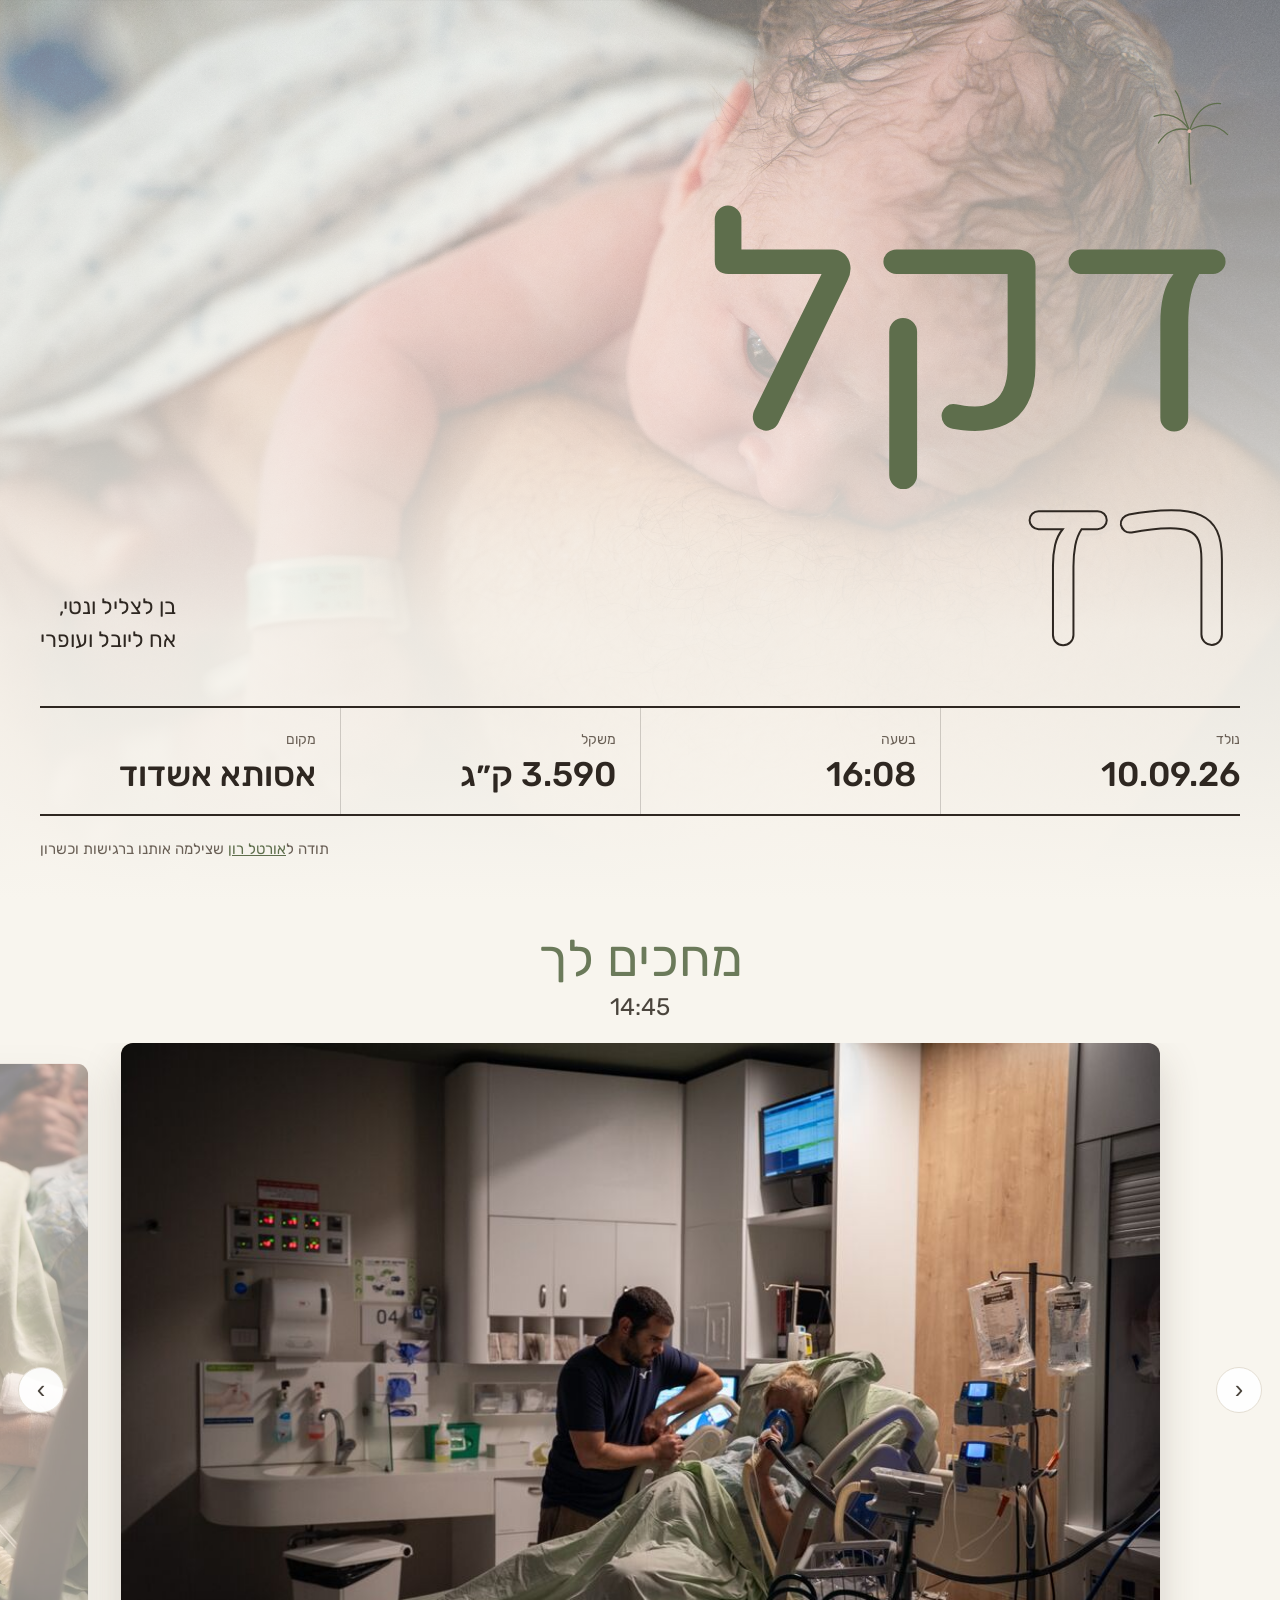
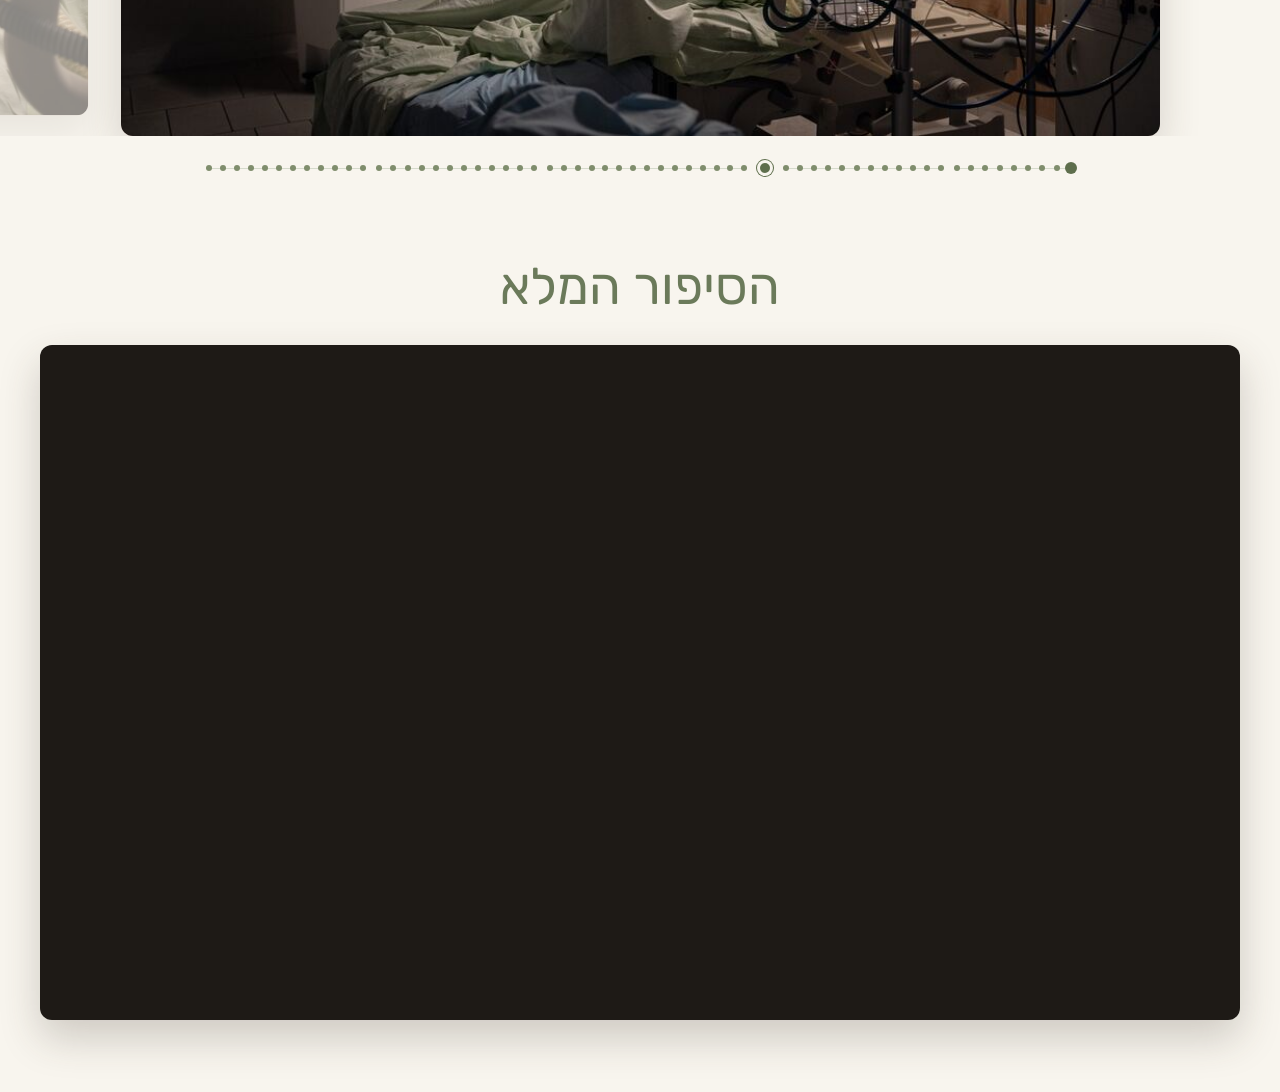
<file: index.html>
<!doctype html>
<html lang="he" dir="rtl">
<head>
  <meta charset="utf-8">
  <meta name="viewport" content="width=device-width, initial-scale=1">
  <title>דקל רז</title>
  <meta name="description" content="דקל רז נולד ב-10 בספטמבר 2026 בשעה 16:08. הסיפור של הלידה, בתמונות.">
  <meta property="og:title" content="דקל רז">
  <meta property="og:description" content="נולד ב-10 בספטמבר 2026, 16:08 · 3.590 ק״ג">
  <meta property="og:image" content="photos/thumb/_DSC9046A.jpg">
  <link rel="icon" href="data:image/svg+xml,%3Csvg xmlns='http://www.w3.org/2000/svg' viewBox='0 0 100 100'%3E%3Ctext y='.9em' font-size='90'%3E🌴%3C/text%3E%3C/svg%3E">
  <link rel="preconnect" href="https://fonts.googleapis.com">
  <link rel="preconnect" href="https://fonts.gstatic.com" crossorigin>
  <link href="https://fonts.googleapis.com/css2?family=Varela+Round&family=Rubik:wght@300;400;500&display=swap" rel="stylesheet">
  <link rel="preload" as="image" href="photos/full/_DSC9046A.jpg" fetchpriority="high">
  <link rel="stylesheet" href="style.css">
  <link rel="stylesheet" href="reel.css">
</head>
<body>
  <header class="hero">
    <img class="hero__bg" src="photos/full/_DSC9046A.jpg" alt="דקל על הכתף של אבא">
    <div class="hero__wash" aria-hidden="true"></div>
    <div class="hero__content">
      <svg class="palm" viewBox="0 0 120 140" aria-hidden="true">
        <path d="M62 136 C60 110 58 88 60 60" />
        <path d="M60 60 C48 40 28 34 10 40" />
        <path d="M60 60 C46 28 50 16 40 4" />
        <path d="M60 60 C70 32 86 20 104 22" />
        <path d="M60 60 C80 48 100 52 114 66" />
        <path d="M60 60 C42 54 26 62 16 78" />
        <circle cx="60" cy="61" r="2.6" />
      </svg>
      <h1 class="name">דקל</h1>
      <div class="hero__row">
        <span class="name name-outline" aria-hidden="true">רז</span>
        <p class="hero__parents">בן לצליל ונטי,<br>אח ליובל ועופרי</p>
      </div>
      <dl class="stats">
        <div class="stats__cell"><dt>נולד</dt><dd>10.09.26</dd></div>
        <div class="stats__cell"><dt>בשעה</dt><dd>16:08</dd></div>
        <div class="stats__cell"><dt>משקל</dt><dd>3.590 ק״ג</dd></div>
        <div class="stats__cell"><dt>מקום</dt><dd>אסותא אשדוד</dd></div>
      </dl>
      <p class="credit">תודה ל<a href="https://www.instagram.com/ortal.birth.photography/" target="_blank" rel="noopener">אורטל רון</a> שצילמה אותנו ברגישות וכשרון</p>
    </div>
  </header>

  <div id="story">
    <main class="timeline"></main>
    <section class="reel" aria-label="הסיפור בתמונות">
      <div class="reel-head">
        <p class="reel-kicker">10 בספטמבר 2026</p>
        <h2 class="reel-title"></h2>
        <time class="reel-time"></time>
      </div>
      <div class="reel-stage">
        <button class="reel-btn reel-prev" aria-label="התמונה הקודמת">›</button>
        <div class="reel-track"></div>
        <button class="reel-btn reel-next" aria-label="התמונה הבאה">‹</button>
      </div>
      <nav class="reel-axis" aria-label="ציר זמן"></nav>
    </section>
  </div>

  <section class="film" aria-labelledby="film-title">
    <h2 class="film__title" id="film-title">הסיפור המלא</h2>
    <div class="film__frame">
      <iframe src="https://www.youtube-nocookie.com/embed/kilpBtmGdys?rel=0&playsinline=1"
        title="הסיפור המלא של הלידה של דקל" loading="lazy"
        allow="encrypted-media; picture-in-picture; fullscreen" allowfullscreen></iframe>
    </div>
  </section>

  <div class="lightbox" hidden>
    <button class="lb-close" aria-label="סגירה">×</button>
    <button class="lb-prev" aria-label="התמונה הקודמת">›</button>
    <figure><img alt=""><figcaption></figcaption></figure>
    <button class="lb-next" aria-label="התמונה הבאה">‹</button>
  </div>

  <script src="data.js"></script>
  <script src="moment.js"></script>
  <script src="app.js"></script>
  <script src="sizes.js"></script>
  <script src="reel.js"></script>
</body>
</html>
</file>
<file: style.css>
/* Design tokens (STYLEGUIDE.md §1) */
:root {
  /* Surfaces */
  --color-bg:            #F8F5EE;
  --color-surface:       #FFFFFF;

  /* Text */
  --color-ink:           #2E2721;
  --color-ink-soft:      #4A443C;
  --color-muted:         #6A6056;

  /* Accent (sage) */
  --color-accent:        #5E6E4C;
  --color-accent-hover:  #4E5D3E;
  --color-accent-deep:   #3F4C30;
  --color-heading-sage:  #6B7A5A;

  /* Blush (birth moment) */
  --color-blush:         #E2B6AC;
  --color-blush-ring:    #E8CFC6;
  --color-blush-fill:    #EBCFC6;

  /* Gallery dots */
  --color-dot-past:      #C9D0BE;
  --color-dot-future:    #7F8D6C;
  --color-dot-line:      #D5DACB;

  /* Lines */
  --color-divider:       rgba(46, 39, 33, 0.2);
  --color-nav-border:    #E4DED3;

  /* Video state */
  --color-video-bg:      #1E1A16;
  --color-video-text:    #F4ECE0;
  --color-video-muted:   #B8AC9C;

  /* Typography */
  --font-display: 'Varela Round', 'Rubik', sans-serif;
  --font-body:    'Rubik', sans-serif;

  /* Radii */
  --radius-photo: 12px;
  --radius-pill:  999px;

  /* Shadows */
  --shadow-photo: 0 18px 40px rgba(60, 50, 40, 0.18);
  --shadow-video: 0 18px 40px rgba(60, 50, 40, 0.22);

  /* Layout */
  --container-max: 1360px;
  --gutter: 40px;
}

@media (max-width: 640px) {
  :root { --gutter: 16px; }
}

* { box-sizing: border-box; }

html { scroll-behavior: smooth; }

body {
  margin: 0;
  background: var(--color-bg);
  color: var(--color-ink);
  font-family: var(--font-body);
  font-weight: 400;
  line-height: 1.5;
  overflow-x: hidden;
  -webkit-font-smoothing: antialiased;
}

h1, h2 { font-weight: 400; margin: 0; }

a { color: var(--color-accent); }
a:hover { color: var(--color-accent-deep); }

/* Palm (§3) */
.palm {
  display: block;
  color: var(--color-accent);
  fill: none;
  stroke: currentColor;
  stroke-width: 1.8;
  stroke-linecap: round;
}
.palm circle { fill: var(--color-blush); stroke: none; }

/* Hero (§4) */
.hero {
  position: relative;
  min-height: 100svh;
  overflow: hidden;
  display: flex;
  flex-direction: column;
  justify-content: flex-end;
  color: var(--color-ink);
}
.hero__bg {
  position: absolute;
  inset: 0;
  width: 100%;
  height: 100%;
  object-fit: cover;
  object-position: center 30%;
}
.hero__wash {
  position: absolute;
  inset: 0;
  background: linear-gradient(to bottom,
    rgba(248, 245, 238, 0.45) 0%,
    rgba(248, 245, 238, 0.72) 40%,
    rgba(248, 245, 238, 0.94) 70%,
    var(--color-bg) 100%);
}
.hero__content {
  position: relative;
  width: 100%;
  max-width: var(--container-max);
  margin: 0 auto;
  padding: 32px var(--gutter) 40px;
}
.hero .palm {
  width: 112px;
  height: 144px;
  margin: 0 8px 12px 0;
}


.name {
  display: block;
  font-family: var(--font-display);
  font-weight: 400;
  line-height: 0.9;
}
h1.name {
  font-size: clamp(140px, 24vw, 340px);
  color: var(--color-accent);
}
.name-outline {
  font-size: clamp(120px, 18vw, 270px);
  color: transparent;
  -webkit-text-stroke: 2px var(--color-ink);
}

.hero__row {
  display: flex;
  justify-content: space-between;
  align-items: flex-end;
  flex-wrap: wrap;
  gap: 24px;
  margin-bottom: 40px;
}
.hero__parents {
  max-width: 360px;
  margin: 0 0 20px;
  font-size: 22px;
  line-height: 1.5;
}

.stats {
  display: grid;
  grid-template-columns: repeat(auto-fit, minmax(220px, 1fr));
  margin: 0;
  border-top: 2px solid var(--color-ink);
  border-bottom: 2px solid var(--color-ink);
}
.stats__cell {
  padding: 24px;
  display: flex;
  flex-direction: column;
  gap: 8px;
  border-left: 1px solid var(--color-divider);
}
.stats__cell:first-child { padding-right: 0; }
.stats__cell:last-child { border-left: none; }
.stats dt { font-size: 14px; color: var(--color-muted); }
.stats dd { margin: 0; font-size: 36px; font-weight: 500; line-height: 1; }

.credit {
  margin: 24px 0 0;
  font-size: 15px;
  color: var(--color-muted);
  text-align: left;
}

/* Desktop: the whole hero fits one screen, so sizes follow the height too */
@media (min-width: 641px) {
  .hero { height: 100svh; min-height: 640px; }
  .hero .palm { width: auto; height: min(144px, 11svh); margin-bottom: 1svh; }
  h1.name { font-size: min(24vw, 34svh, 340px); }
  .name-outline { font-size: min(18vw, 25svh, 270px); }
  .hero__row { margin-bottom: min(40px, 3.5svh); }
  .hero__parents { margin-bottom: min(20px, 2svh); }
  .stats__cell { padding-block: min(24px, 2.4svh); }
  .stats dd { font-size: min(36px, 3.8svh); }
  .credit { margin-top: min(24px, 2.4svh); }
}

@media (max-width: 640px) {
  .hero { min-height: 100svh; }
  .stats { grid-template-columns: repeat(2, minmax(0, 1fr)); }
  .stats__cell { padding: 18px 16px; }
  .stats__cell:nth-child(2n) { border-left: none; }
  .stats__cell:nth-child(2n + 1) { padding-right: 0; }
  .stats__cell:nth-child(-n + 2) { border-bottom: 1px solid var(--color-divider); }
  .stats dd { font-size: 26px; }
  .hero__parents { font-size: 19px; }
}

/* Vertical timeline (phones) */
.timeline {
  max-width: 760px;
  margin: 0 auto;
  padding: 40px var(--gutter) 56px;
  position: relative;
}
.chapter-head {
  text-align: center;
  background: var(--color-bg);
  padding: 50px 10px 30px;
  margin-bottom: 20px;
}
.chapter-num {
  display: inline-block;
  font-size: 14px;
  letter-spacing: 0.2em;
  color: var(--color-muted);
}
.chapter-head h2 {
  font-size: clamp(32px, 9vw, 54px);
  line-height: 1.2;
  color: var(--color-heading-sage);
}

.shot { margin: 0 0 44px; }

.photo {
  display: block;
  width: 100%;
  padding: 0;
  border: 0;
  background: var(--color-blush-ring);
  border-radius: var(--radius-photo);
  overflow: hidden;
  cursor: zoom-in;
  box-shadow: var(--shadow-photo);
}
.photo img {
  display: block;
  width: 100%;
  height: auto;
  transition: transform 0.8s ease;
}
.photo:hover img { transform: scale(1.015); }

.shot figcaption {
  margin-top: 12px;
  text-align: center;
}
.shot time {
  font-size: 24px;
  color: var(--color-ink-soft);
  direction: ltr;
}

/* Birth moment in the timeline */
.birth {
  text-align: center;
  margin: 40px auto 70px;
}
.kicker {
  margin: 0 0 18px;
  font-size: 15px;
  letter-spacing: 0.25em;
  color: var(--color-muted);
}
.birth .kicker {
  background: var(--color-bg);
  width: fit-content;
  margin-inline: auto;
  padding: 0 8px;
}
.birth__slot {
  width: min(100%, 420px);
  aspect-ratio: 1;
  margin: 0 auto;
  display: flex;
  align-items: center;
  justify-content: center;
}

/* The 16:08 circle (§6a) */
.moment {
  height: 92%;
  aspect-ratio: 1 / 1;
  border-radius: 50%;
  border: none;
  padding: 0;
  display: flex;
  flex-direction: column;
  align-items: center;
  justify-content: center;
  gap: 10px;
  font-family: var(--font-body);
  color: var(--color-ink);
  background: radial-gradient(circle, #FFFFFF 0%, #F6F1E8 58%, #EDE4D5 100%);
  box-shadow: 0 0 0 10px var(--color-bg), 0 0 0 11px var(--color-blush-ring);
  transition: transform 0.3s ease;
}
.moment:focus-visible { outline: 3px solid var(--color-accent); outline-offset: 14px; }

.moment .palm { width: 92px; height: 118px; }
.moment__time {
  font-family: var(--font-display);
  font-size: clamp(44px, 9vw, 104px);
  line-height: 1;
  color: var(--color-accent);
  direction: ltr;
}
.moment__title { font-size: clamp(16px, 3vw, 26px); }

/* Full video, after the gallery */
.film {
  max-width: var(--container-max);
  margin: 0 auto;
  padding: 56px var(--gutter) 72px;
  text-align: center;
}
.film__title {
  font-size: clamp(32px, 4vw, 54px);
  line-height: 1.2;
  color: var(--color-heading-sage);
  margin-bottom: 28px;
}
.film__frame {
  width: min(100%, calc((100svh - 220px) * 16 / 9));
  min-width: min(100%, 560px);
  aspect-ratio: 16 / 9;
  margin: 0 auto;
  border-radius: var(--radius-photo);
  overflow: hidden;
  background: var(--color-video-bg);
  box-shadow: var(--shadow-video);
}
.film__frame iframe { display: block; width: 100%; height: 100%; border: 0; }

/* Reveal */
.reveal { opacity: 0; transform: translateY(24px); transition: opacity 1s ease, transform 1s ease; }
.reveal.in { opacity: 1; transform: none; }
@media (prefers-reduced-motion: reduce) {
  .reveal { opacity: 1; transform: none; transition: none; }
}

/* Lightbox */
.lightbox {
  position: fixed;
  inset: 0;
  background: rgba(248, 245, 238, 0.97);
  display: flex;
  align-items: center;
  justify-content: center;
  z-index: 10;
}
.lightbox[hidden] { display: none; }
.lightbox figure { margin: 0; text-align: center; max-width: 92vw; }
.lightbox img {
  max-width: 92vw;
  max-height: 84svh;
  border-radius: var(--radius-photo);
  box-shadow: var(--shadow-photo);
}
.lightbox figcaption { margin-top: 10px; color: var(--color-ink-soft); font-size: 20px; min-height: 1.5em; }
.lightbox button {
  position: absolute;
  background: rgba(255, 255, 255, 0.92);
  border: 1px solid var(--color-nav-border);
  color: var(--color-ink-soft);
  width: 46px;
  height: 46px;
  border-radius: 50%;
  font-size: 1.6rem;
  line-height: 1;
  cursor: pointer;
  direction: ltr;
}
.lightbox button:hover { background: var(--color-surface); }
.lb-close { top: 16px; left: 16px; }
.lb-prev { right: 16px; top: 50%; transform: translateY(-50%); }
.lb-next { left: 16px; top: 50%; transform: translateY(-50%); }

@media (max-width: 600px) {
  .lb-prev, .lb-next { display: none; }
  .shot { margin-bottom: 32px; }
}
</file>
<file: reel.css>
/* Horizontal reel */
.reel {
  position: relative;
  height: 100svh;
  min-height: 560px;
  display: flex;
  flex-direction: column;
  padding: 28px 0 22px;
}

.reel-head {
  text-align: center;
  padding: 0 16px 18px;
}
.reel-title {
  font-size: clamp(36px, 4vw, 54px);
  color: var(--color-heading-sage);
  line-height: 1.2;
}
/* on the birth slide only the date kicker shows (it sits in the title's place) */
.reel-kicker { display: none; }
.reel-head.is-birth .reel-kicker {
  display: flex;
  align-items: flex-end;
  justify-content: center;
  height: calc(clamp(36px, 4vw, 54px) * 1.2);
  margin: 0;
  font-size: 15px;
  letter-spacing: 0.25em;
  color: var(--color-muted);
}
.reel-head.is-birth .reel-title { display: none; }
.reel-head.is-birth .reel-time { visibility: hidden; }
.reel-title.swap { animation: swap 0.6s ease; }
@keyframes swap { from { opacity: 0; transform: translateY(8px); } }
.reel-time {
  display: block;
  font-size: 24px;
  color: var(--color-ink-soft);
  direction: ltr;
}

.reel-stage {
  flex: 1;
  min-height: 0;
  position: relative;
}

.reel-track {
  height: 100%;
  display: flex;
  align-items: center;
  gap: 18px;
  overflow-x: auto;
  overflow-y: hidden;
  scroll-snap-type: x mandatory;
  scrollbar-width: none;
  -webkit-overflow-scrolling: touch;
}
.reel-track::-webkit-scrollbar { display: none; }

.slide {
  flex: none;
  scroll-snap-align: center;
  border-radius: var(--radius-photo);
  overflow: hidden;
  background: var(--color-blush-ring);
  box-shadow: var(--shadow-photo);
  opacity: 0.45;
  transform: scale(0.94);
  transition: opacity 0.5s ease, transform 0.5s ease;
  cursor: pointer;
}
.slide.active { opacity: 1; transform: none; cursor: default; }
.slide img { display: block; width: 100%; height: 100%; object-fit: cover; }

/* the birth slide is just a slot; the circle (style.css .moment) sits inside */
.slide-birth {
  display: flex;
  align-items: center;
  justify-content: center;
  overflow: visible;
  background: none;
  box-shadow: none;
}
.slide-birth .moment__time { font-size: clamp(44px, 7vw, 104px); }
.slide-birth .moment__title { font-size: clamp(16px, 2vw, 26px); }
@media (max-height: 760px) {
  .slide-birth .palm { width: 47px; height: 60px; }
}

.reel-btn {
  position: absolute;
  top: 50%;
  transform: translateY(-50%);
  z-index: 2;
  width: 46px;
  height: 46px;
  border-radius: 50%;
  border: 1px solid var(--color-nav-border);
  background: rgba(255, 255, 255, 0.92);
  color: var(--color-ink-soft);
  font-size: 1.6rem;
  line-height: 1;
  cursor: pointer;
  direction: ltr; /* keep ‹ › from being mirrored by the RTL page */
}
.reel-btn:hover { background: var(--color-surface); }
.reel-prev { right: 18px; }
.reel-next { left: 18px; }

/* Axis */
.reel-axis {
  display: flex;
  gap: 10px;
  max-width: 900px;
  width: 100%;
  margin: 22px auto 0;
  padding: 0 16px;
}
.axis-seg { flex-basis: 0; min-width: 0; }
.axis-dots {
  display: flex;
  justify-content: space-between;
  align-items: center;
  height: 20px;
  position: relative;
}
.axis-dots::before {
  content: "";
  position: absolute;
  inset-inline: 0;
  top: 50%;
  height: 1px;
  background: var(--color-dot-line);
}
.axis-dot {
  width: 6px;
  height: 6px;
  padding: 0;
  position: relative;
  border: 0;
  border-radius: 50%;
  background: var(--color-dot-future);
  cursor: pointer;
  transition: transform 0.3s ease, background 0.3s ease;
}
.axis-dot.seen { background: var(--color-dot-past); }
.axis-dot.active { background: var(--color-accent); transform: scale(2); }
.axis-birth { flex: 0 0 16px; }
.axis-birth .axis-dots { justify-content: center; }
.axis-birth .axis-dots::before { display: none; }
.axis-birth .axis-dot {
  width: 10px;
  height: 10px;
  background: var(--color-accent);
  box-shadow: 0 0 0 3px var(--color-bg), 0 0 0 4px var(--color-accent);
}


/* Desktop: horizontal reel. Mobile: vertical timeline. */
@media (max-width: 899px) { .reel { display: none; } }
@media (min-width: 900px) { .timeline { display: none; } }
</file>
